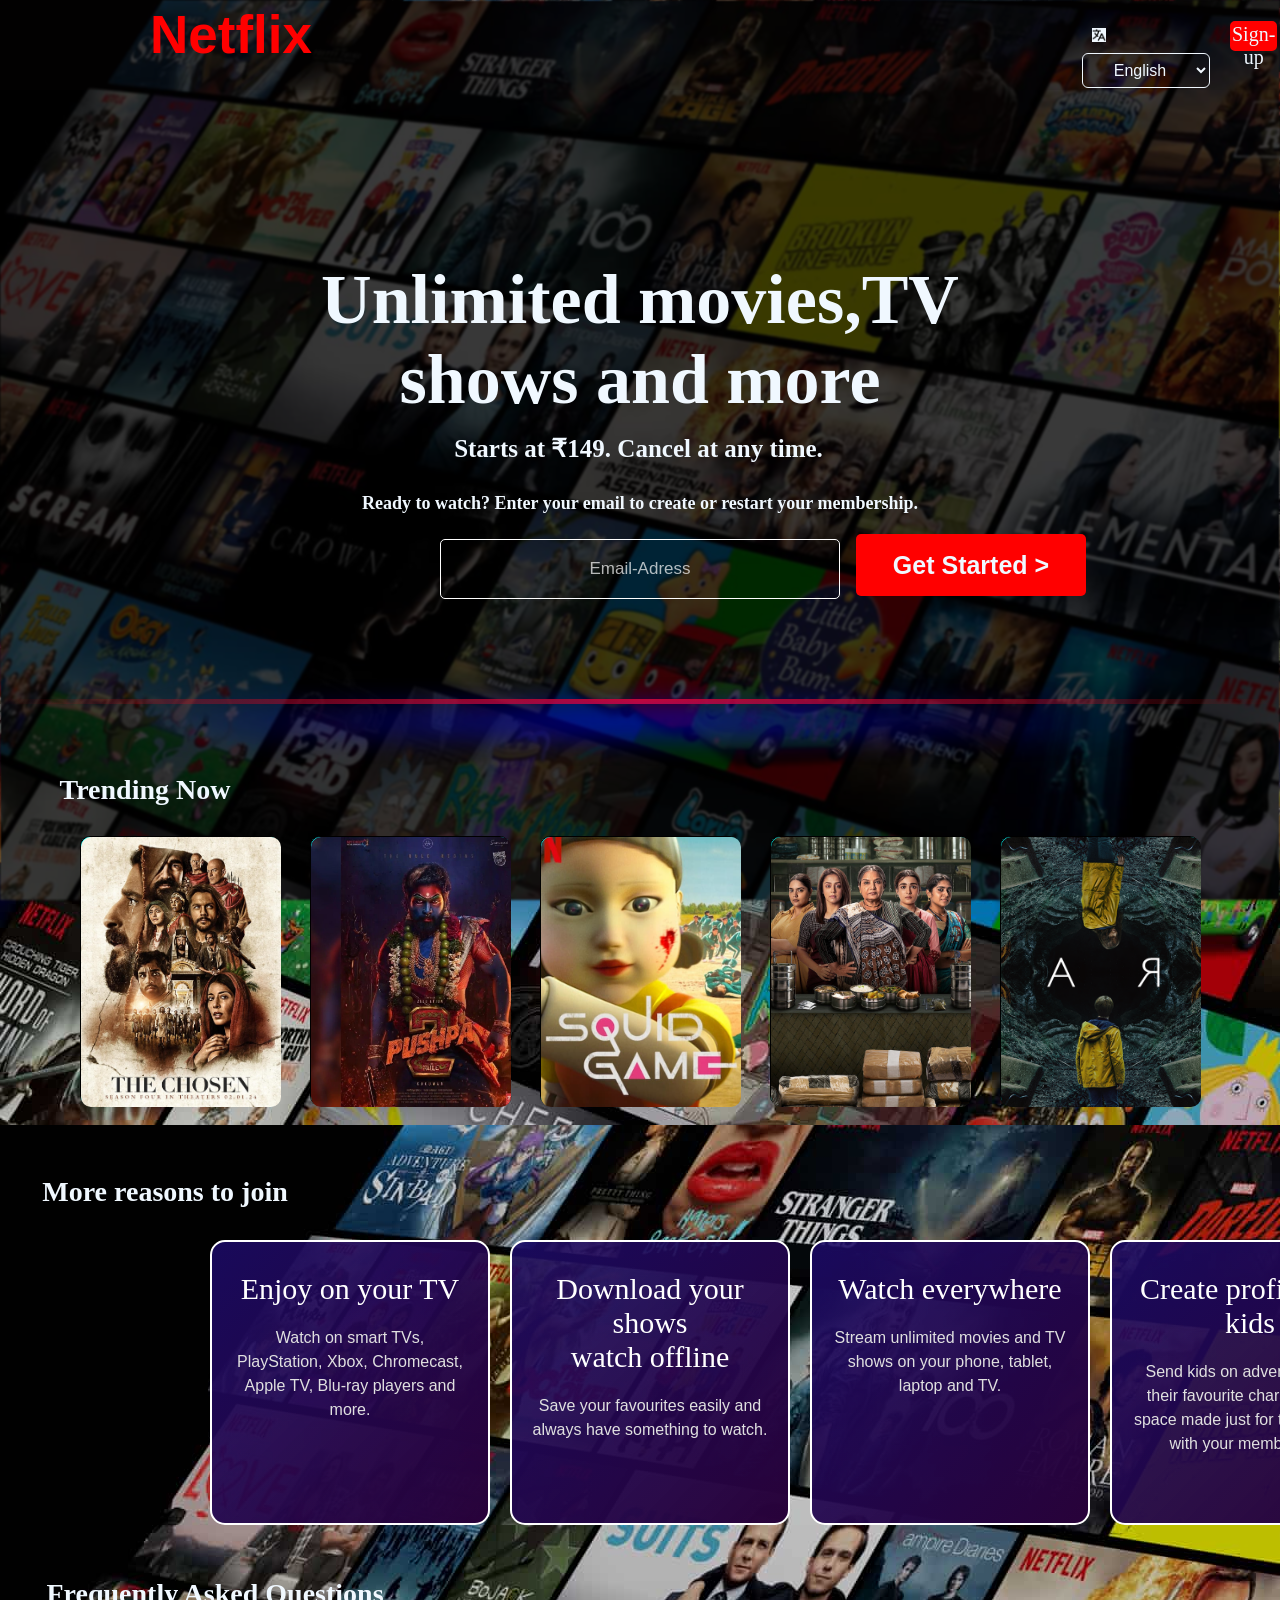
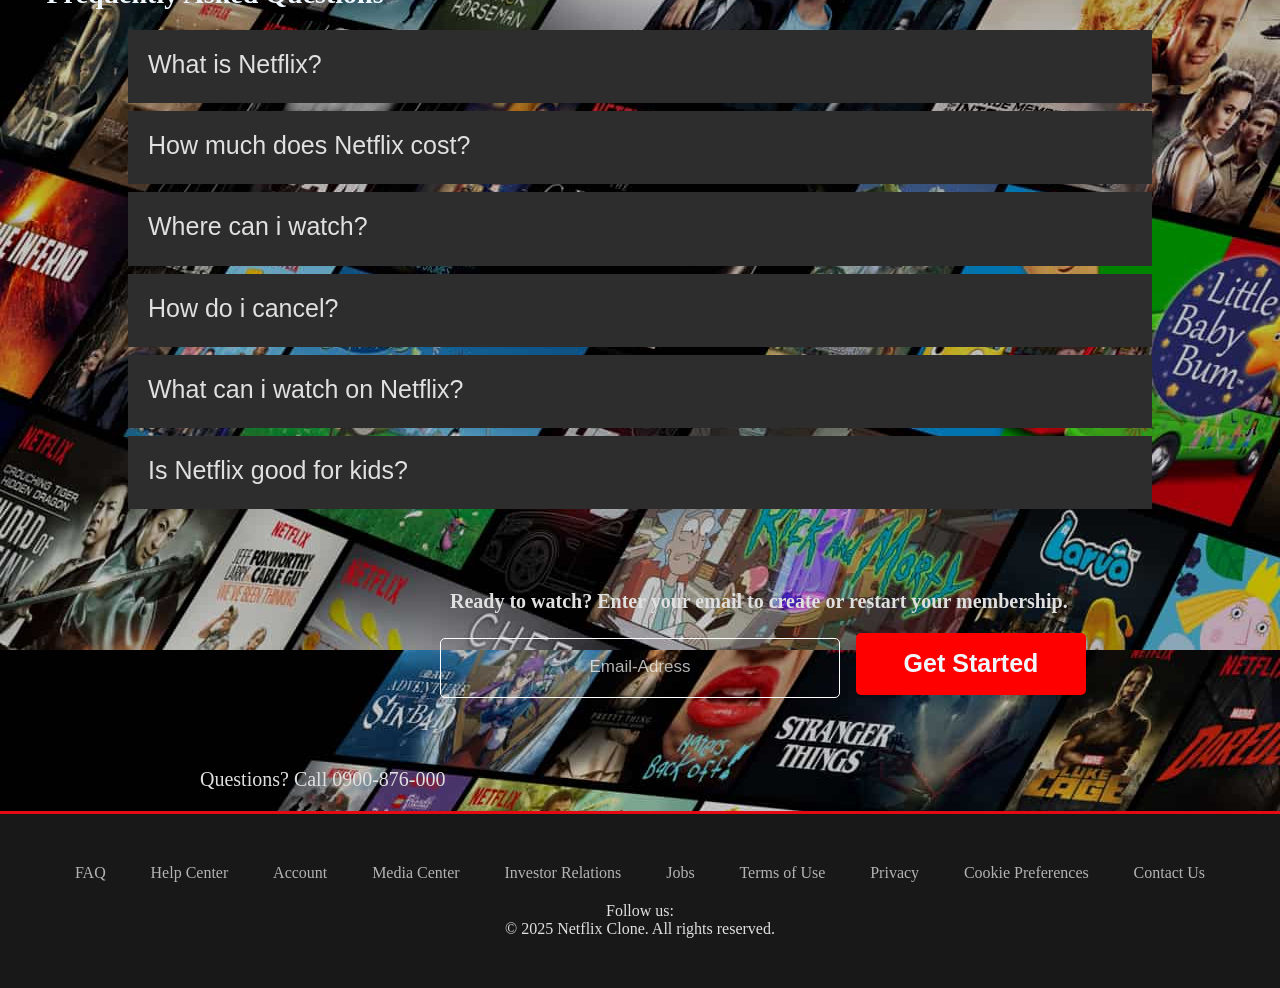
<file: index.html>
<!DOCTYPE html>
<html lang="en">

<head>
    <meta charset="UTF-8">
    <meta name="viewport" content="width=device-width, initial-scale=1.0">
    <title>Netflix</title>
    <link rel="stylesheet" href="style.css">
</head>

<body>

    <div class="navbar">
        <ul>
            <li>Netflix</li>
            <li> <img src="lang.png" alt="lang">
                <select id="lang" name="English">
                    <option value="English">English</option>
                    <option value="Kannada">ಕನ್ನಡ</option>
                    <option value="hindi">हिंदी</option>
                </select>
                <a href="https://www.netflix.com/in/login">
            <li>Sign-up</li></a></li>
    </div>
    </ul>

    <h1>Unlimited movies,TV <br>shows and more</h1>
    <h3>Starts at ₹149. Cancel at any time.</h3>
    <h2>Ready to watch? Enter your email to create or restart your membership.</h2>
    <input type="text" placeholder="Email-Adress">
    <button>Get Started &gt;</button>
    <div class="line-container">
        <div class="animated-line">
        </div>
    </div>

    <span>
        <h2>Trending Now</h2>
    </span>
    <span class="image-container">
        <span class="item i1"><img src="chosen.jpg"></span>
        <span class="item i2"><img src="psp.jpg"></span>
        <span class="item i3"><img src="sg.jpg"></span>
        <span class="item i4"><img src="dctl.jpg"></span>
        <span class="item i5"><img src="dark.png"></span>
    </span>

    <div>
        <h2>More reasons to join</h2>
    </div>
    <div class="parent">
        <div class="container2">
            <div>
                <h4>Enjoy on your TV</h4>
                <p class="info-text">Watch on smart TVs, PlayStation, Xbox, Chromecast, Apple TV, Blu-ray players and
                    more.</p>
            </div>
        </div>
        <div class="container2">
            <div>
                <h4>Download your shows <br> watch offline</h4>
                <p class="info-text">Save your favourites easily and always have something to watch. </p>
            </div>
        </div>
        <div class="container2">
            <div>
                <h4>Watch everywhere</h4>
                <p class="info-text">Stream unlimited movies and TV shows on your phone, tablet, laptop and TV.</p>
            </div>
        </div>
        <div class="container2">
            <div>
                <h4>Create profiles for kids</h4>
                <p class="info-text">Send kids on adventures with their favourite characters in a space made just for
                    them — free with your membership.</p>
            </div>
        </div>
    </div>

    <span>
        <h1>Frequently Asked Questions</h1>
    </span>
    <div class="parent2">
        <div class="item-ques">What is Netflix?</div>
        <div class="item-ques">How much does Netflix cost?</div>
        <div class="item-ques">Where can i watch?</div>
        <div class="item-ques">How do i cancel?</div>
        <div class="item-ques">What can i watch on Netflix?</div>
        <div class="item-ques">Is Netflix good for kids?</div>
    </div>
    <h5>Ready to watch? Enter your email to create or restart your membership.</h5>
    <input type="text" placeholder="Email-Adress">
    <button>Get Started</button>
    <div class="line-container">
    </div>
    <span>
        <div>Questions? Call 0900-876-000</div>
    </span>
    <footer class="footer">
        <div class="footer-container">
            <div class="footer-links">
                <a href="#">FAQ</a>
                <a href="#">Help Center</a>
                <a href="#">Account</a>
                <a href="#">Media Center</a>
                <a href="#">Investor Relations</a>
                <a href="#">Jobs</a>
                <a href="#">Terms of Use</a>
                <a href="#">Privacy</a>
                <a href="#">Cookie Preferences</a>
                <a href="#">Contact Us</a>
            </div>
            <div class="footer-social">
                <span>Follow us:</span>
                <a href="#"><i class="fab fa-facebook"></i></a>
                <a href="#"><i class="fab fa-twitter"></i></a>
                <a href="#"><i class="fab fa-instagram"></i></a>
                <a href="#"><i class="fab fa-youtube"></i></a>
            </div>
            <div class="footer-bottom">
                <p>&copy; 2025 Netflix Clone. All rights reserved.</p>
            </div>
        </div>
    </footer>


</body>

</html>
</file>
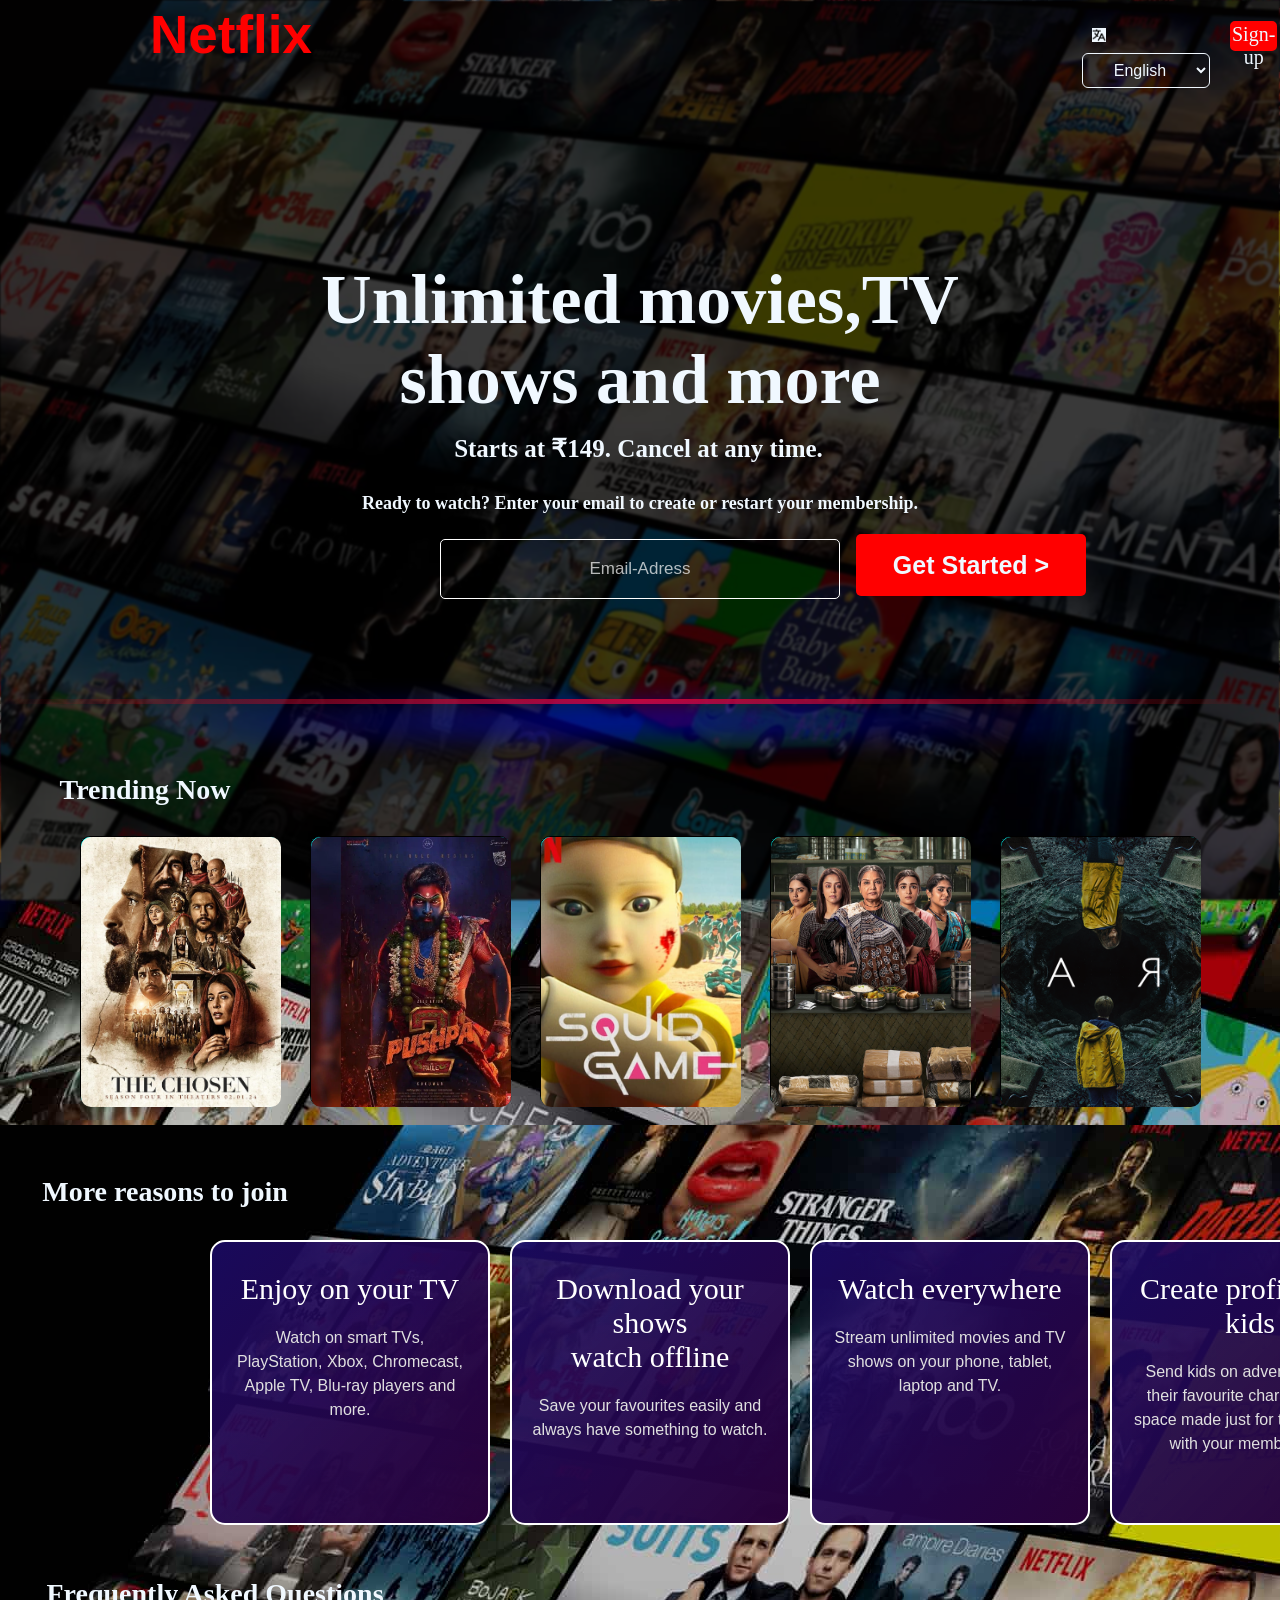
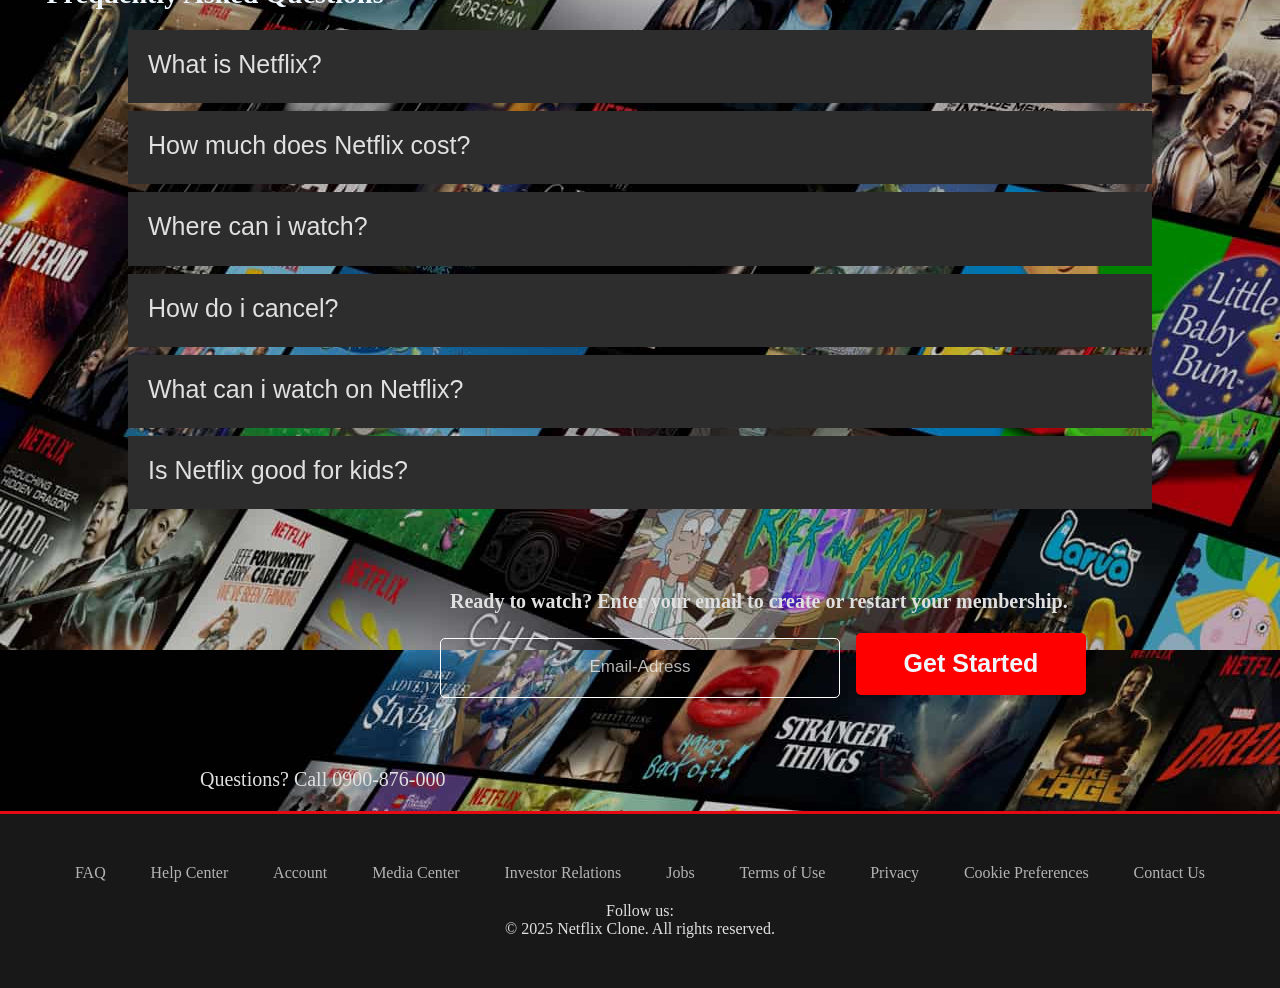
<file: Netflix clone.html>
<!DOCTYPE html>
<html lang="en">

<head>
    <meta charset="UTF-8">
    <meta name="viewport" content="width=device-width, initial-scale=1.0">
    <title>Netflix</title>
    <link rel="stylesheet" href="style.css">
</head>

<body>

    <div class="navbar">
        <ul>
            <li>Netflix</li>
            <li> <img src="lang.png" alt="lang">
                <select id="lang" name="English">
                    <option value="English">English</option>
                    <option value="Kannada">ಕನ್ನಡ</option>
                    <option value="hindi">हिंदी</option>
                </select>
                <a href="https://www.netflix.com/in/login">
            <li>Sign-up</li></a></li>
    </div>
    </ul>

    <h1>Unlimited movies,TV <br>shows and more</h1>
    <h3>Starts at ₹149. Cancel at any time.</h3>
    <h2>Ready to watch? Enter your email to create or restart your membership.</h2>
    <input type="text" placeholder="Email-Adress">
    <button>Get Started &gt;</button>
    <div class="line-container">
        <div class="animated-line">
        </div>
    </div>

    <span>
        <h2>Trending Now</h2>
    </span>
    <span class="image-container">
        <span class="item i1"><img src="chosen.jpg"></span>
        <span class="item i2"><img src="psp.jpg"></span>
        <span class="item i3"><img src="sg.jpg"></span>
        <span class="item i4"><img src="dctl.jpg"></span>
        <span class="item i5"><img src="dark.png"></span>
    </span>

    <div>
        <h2>More reasons to join</h2>
    </div>
    <div class="parent">
        <div class="container2">
            <div>
                <h4>Enjoy on your TV</h4>
                <p class="info-text">Watch on smart TVs, PlayStation, Xbox, Chromecast, Apple TV, Blu-ray players and
                    more.</p>
            </div>
        </div>
        <div class="container2">
            <div>
                <h4>Download your shows <br> watch offline</h4>
                <p class="info-text">Save your favourites easily and always have something to watch. </p>
            </div>
        </div>
        <div class="container2">
            <div>
                <h4>Watch everywhere</h4>
                <p class="info-text">Stream unlimited movies and TV shows on your phone, tablet, laptop and TV.</p>
            </div>
        </div>
        <div class="container2">
            <div>
                <h4>Create profiles for kids</h4>
                <p class="info-text">Send kids on adventures with their favourite characters in a space made just for
                    them — free with your membership.</p>
            </div>
        </div>
    </div>

    <span>
        <h1>Frequently Asked Questions</h1>
    </span>
    <div class="parent2">
        <div class="item-ques">What is Netflix?</div>
        <div class="item-ques">How much does Netflix cost?</div>
        <div class="item-ques">Where can i watch?</div>
        <div class="item-ques">How do i cancel?</div>
        <div class="item-ques">What can i watch on Netflix?</div>
        <div class="item-ques">Is Netflix good for kids?</div>
    </div>
    <h5>Ready to watch? Enter your email to create or restart your membership.</h5>
    <input type="text" placeholder="Email-Adress">
    <button>Get Started</button>
    <div class="line-container">
    </div>
    <span>
        <div>Questions? Call 0900-876-000</div>
    </span>
    <footer class="footer">
        <div class="footer-container">
            <div class="footer-links">
                <a href="#">FAQ</a>
                <a href="#">Help Center</a>
                <a href="#">Account</a>
                <a href="#">Media Center</a>
                <a href="#">Investor Relations</a>
                <a href="#">Jobs</a>
                <a href="#">Terms of Use</a>
                <a href="#">Privacy</a>
                <a href="#">Cookie Preferences</a>
                <a href="#">Contact Us</a>
            </div>
            <div class="footer-social">
                <span>Follow us:</span>
                <a href="#"><i class="fab fa-facebook"></i></a>
                <a href="#"><i class="fab fa-twitter"></i></a>
                <a href="#"><i class="fab fa-instagram"></i></a>
                <a href="#"><i class="fab fa-youtube"></i></a>
            </div>
            <div class="footer-bottom">
                <p>&copy; 2025 Netflix Clone. All rights reserved.</p>
            </div>
        </div>
    </footer>


</body>

</html>
</file>
<file: style.css>
* {
    padding: 0;
    margin: 0;
    box-sizing: border-box;

}


body {
    background-image: url('netflix bg.jpg');
    overflow: scroll;
    
}

body::before {
    content: "";
    position: fixed;
    top: 0;
    left: 0;
    width: 100vw;
    height: 100vh;
    background-image: url('netflix bg.jpg');

    background-size: cover;
    background-position: center;
    filter: blur(1.2px) brightness(30%);
    z-index: -1;
    /* Push it behind content */
}

.navbar {
    display: flex;
    background-color: rgba(20, 10, 10, 0.1);
    width: 100vw;
    height: 10vh;
    align-items: center;
    padding: 20px;
}

ul {
    display: flex;
    font-size: 30px;
    color: red;
    padding-top: 2px;
    gap: 20px;
    width: 100%;
    /* Let the ul fill the navbar */
}

ul li {
    list-style: none;
}

li:first-child {
    font-weight: bolder;
    font-size: 53px;
    left: 100px;
    padding-left: 130px;
    font-family: 'Bebas Neue', sans-serif;



}

ul li:nth-child(2) {
    margin-left: 750px;
    margin-top: 11px;
    /* Push the 3rd item and everything after it to the right */

}

select {
    width: 128px;
    height: 35px;
    background-color: transparent;
    color: aliceblue;
    font-size: 16px;
    border: 0.4px solid aliceblue;
    border-radius: 6px;
    text-align: center;
    cursor: pointer;
}

option {
    color: black;
}

ul img {
    background-color: aliceblue;
    height: 14px;
    width: 14px;
    margin-right: -30px;
    /* Pull image into the select box */
    margin-left: 10px;
    /* Space from the previous item */

}

li:nth-child(3) {
    background-color: red;
    border: 2px solid red;
    height: 30px;
    width: 100px;
    color: aliceblue;
    font-size: 20px;
    border-radius: 5px;
    text-align: center;
    margin-top: 17px;
}

a {
    text-decoration: none;
    color: aliceblue;
}

h1 {
    margin: 0 auto;
    /* Center horizontally */
    text-align: center;
    color: aliceblue;
    font-family: Cambria, Cochin, Georgia, Times, 'Times New Roman', serif;
    font-weight: bolder;
    font-size: 70px;
    margin-top: 170px;
}

h3 {
    color: aliceblue;
    margin-right: 3px;
    /* Center horizontally */
    text-align: center;
    font-family: Cambria, Cochin, Georgia, Times, 'Times New Roman', serif;
    font-size: 25px;
    margin-top: 14px;
}

h2 {
    color: aliceblue;
    margin: 0 auto;
    /* Center horizontally */
    text-align: center;
    font-size: 18px;
    margin-top: 30px;
    font-family: Cambria, Cochin, Georgia, Times, 'Times New Roman', serif;
}

input {
    height: 60px;
    width: 400px;
    margin: 0 auto;
    background-color: transparent;
    filter: blur(0.2px);
    border: 1px solid white;
    border-radius: 5px;
    text-align: center;
    margin-top: 18px;
    color: aliceblue;
    margin-left: 440px;
}

input::placeholder {
    color: rgba(255, 255, 255, 0.703);
    font-weight: 50;
    font-size: 17px;
}

button {
    background-color: red;
    color: aliceblue;
    width: 230px;
    height: 62px;
    border: 1px solid transparent;
    border-radius: 5px;
    font-size: 25px;
    font-weight: bold;
    transform: scale(1);
    transition: transform 2s ease;
    margin-left: 12px;
    margin-top: 20px;
}

button:hover {
    background-color: rgb(250, 79, 79);
    cursor: pointer;
    transform: scale(1.1);
    /* Grows when hovered */
}

/* Set up the basic style for the line */
/* Line that will be animated */
.animated-line {
    width: 0%;
    height: 4.5px;
    background: linear-gradient(90deg, rgba(255, 255, 255, 0) 0%, #e50914 50%, rgba(255, 255, 255, 0) 100%);
    animation: lineAnimation 1s ease-out forwards;
    margin-top: 100px;
    position: relative;
    /* To position the fake border */
    border-radius: 0px;
}




.animated-line::after {
    content: '';
    position: absolute;
    bottom: -30px;
    /* Push it slightly below the line */
    left: 0;
    width: 100%;
    height: 25px;
    /* Height of the spray effect */
    background: radial-gradient(circle, rgba(0, 0, 255, 0.7) 10%, rgba(0, 0, 255, 0) 80%);
    filter: blur(8px);
    /* Creates the spray blur effect */
    opacity: 0.6;
    /* Transparency of the spray */
    transform: scaleY(1.5);
    /* Stretch the spray vertically for more diffusion */
}

@keyframes lineAnimation {
    0% {
        width: 0%;
    }

    100% {
        width: 100%;
    }
}

.image-container {
    display: flex;
    justify-content: center;
    gap: 30px;
    /* Adds space between the items */
    background-color: transparent;

}

.item {
    background-color: aqua;
    border: 1px solid black;
    height: 270px;
    /* Ensures the items have a height */
    width: 200px;
    /* Ensures the items take up the full column width */
    margin-top: 30px;
    /* Optional: Adds space between items */
    border-radius: 10px;

}

span h2 {
    margin-top: 70px;
    margin-right: 990px;
    font-size: 28px;
    font-weight: 800;
}

.lastitem {
    width: 25px;
    height: 130px;
    background-color: rgba(20, 15, 15, 0.9);
    color: aliceblue;
    align-items: center;
    align-self: center;
    border: 1px solid transparent;
}

span img {
    width: 200px;
    height: 270px;
    object-fit: cover;
    border-radius: 10px;
}

.image-container .item:nth-child(2) img {
    object-position: center;
}

.image-container .item:nth-child(3) img {
    object-position: center;
}

.image-container .item:nth-child(4) img {
    object-position: center;
}

.image-container .item:nth-child(5) img {
    object-position: center;
}

@keyframes animate1 {
    0% {
        transform: scale(1) translateY(0);
        /* Initial state - normal size and position */
    }

    100% {
        transform: scale(1.1) translateY(-10px);
        /* Final state - expanded and moved upwards */
    }
}

.image-container .item:hover img {
    animation: animate1 0.2s ease forwards;
    /* Apply animation with the keyframes */
    box-shadow: 0 5px 15px rgba(0, 0, 0, 0.3);
    /* Add shadow for emphasis */
    cursor: pointer;

}

.image-container .item img {

    transition: box-shadow 0.3s ease;
    /* Only apply smooth transition for shadow */
}

.parent {
    display: flex;
    align-items: center;
    justify-content: center;
    width: 1600px;
    height: 350px;
    gap: 20px;
}

.container2 {
    height: 285px;
    width: 280px;
    border: 2px solid white;
    background-color: #210d5e;
    border-radius: 15px;
    display: flex;
    flex-direction: column;
    /* Stack items vertically */
    justify-content: flex-start;
    /* Align content to the top */
    align-items: center;
    /* Center horizontally */
    background: linear-gradient(to bottom right, rgba(28, 11, 103, 0.877), rgb(40, 2, 57));
    color: #ffffff;
    padding: 20px;
    /* Add some padding */
    box-sizing: border-box;
    /* Include padding in width/height */
}

div h2 {
    margin-top: 70px;
    margin-right: 950px;
    font-size: 28px;
    font-weight: 800;
}

.container2 div h4 {
    margin-top: 10px;
    font-size: 30px;
    font-weight: 500;
    font-family: Georgia, 'Times New Roman', Times, serif;
    color: #ffffff;
    text-align: center;
}

.container2:hover {
    cursor: text;
}

/* Style for the info text */
.info-text {
    margin-top: 20px;
    font-size: 16px;
    font-family: Arial, sans-serif;
    text-align: center;
    color: #e0e0e0;
    line-height: 1.5;
    display: block;
}

span h1 {
    margin-top: 20px;
    margin-right: 850px;
    font-size: 28px;
    font-weight: 800;
}

.parent2 {
    width: 100%;
    height: 500px;
    background-color: transparent;
    display: flex;
    justify-content: center;
    flex-direction: column;
    align-items: center;
}

.item-ques:first-child {
    margin-top: 20px;
}

.item-ques {
    margin-top: 8px;
    height: 80px;
    background-color: #2d2d2d;
    width: 80%;
    max-width: 1200px;
    padding: 20px;
    color: #e0e0e0;
    font-family: Arial, Helvetica, sans-serif;
    font-size: 25px;
}
.item-ques:hover{
    background-color: #3E3E3E;
    cursor: pointer;
    transition: background-color 0.3s ease;
}
h5{
    color: #e0e0e0;
    font-size: 20px;
    margin-left: 450px;
    margin-top: 80px;
}
span div{
    color: #e0e0e0;
    font-size: 20px;
    margin-left: 200px;
    margin-top: 70px;
    margin-bottom: 20px;
}
.footer {
    background: #181818;
    padding: 30px 20px;
    text-align: center;
    border-top: 3px solid #e50914;
}

.footer-container {
    max-width: 1200px;
    margin: 0 auto;
    padding: 20px;
}

/* Footer title */
.footer-title {
    font-size: 20px;
    margin-bottom: 20px;
    color: #fff;
}

/* Footer links */
.footer-links {
    display: flex;
    flex-wrap: wrap;
    justify-content: space-around;
    gap: 15px;
    margin-bottom: 20px;
}

.footer-links a {
    color: #b3b3b3;
    text-decoration: none;
    font-size: 16px;
    transition: color 0.3s ease, transform 0.2s ease;
}

.footer-links a:hover {
    color: #e50914;
    transform: translateY(-2px);
}

/* Footer text */
.footer-text {
    font-size: 16px;
    color: #b3b3b3;
    margin-top: 20px;
}
.footer-bottom{
    color: #e0e0e0;
}
.footer-social{
    color: #e0e0e0;
}
</file>
